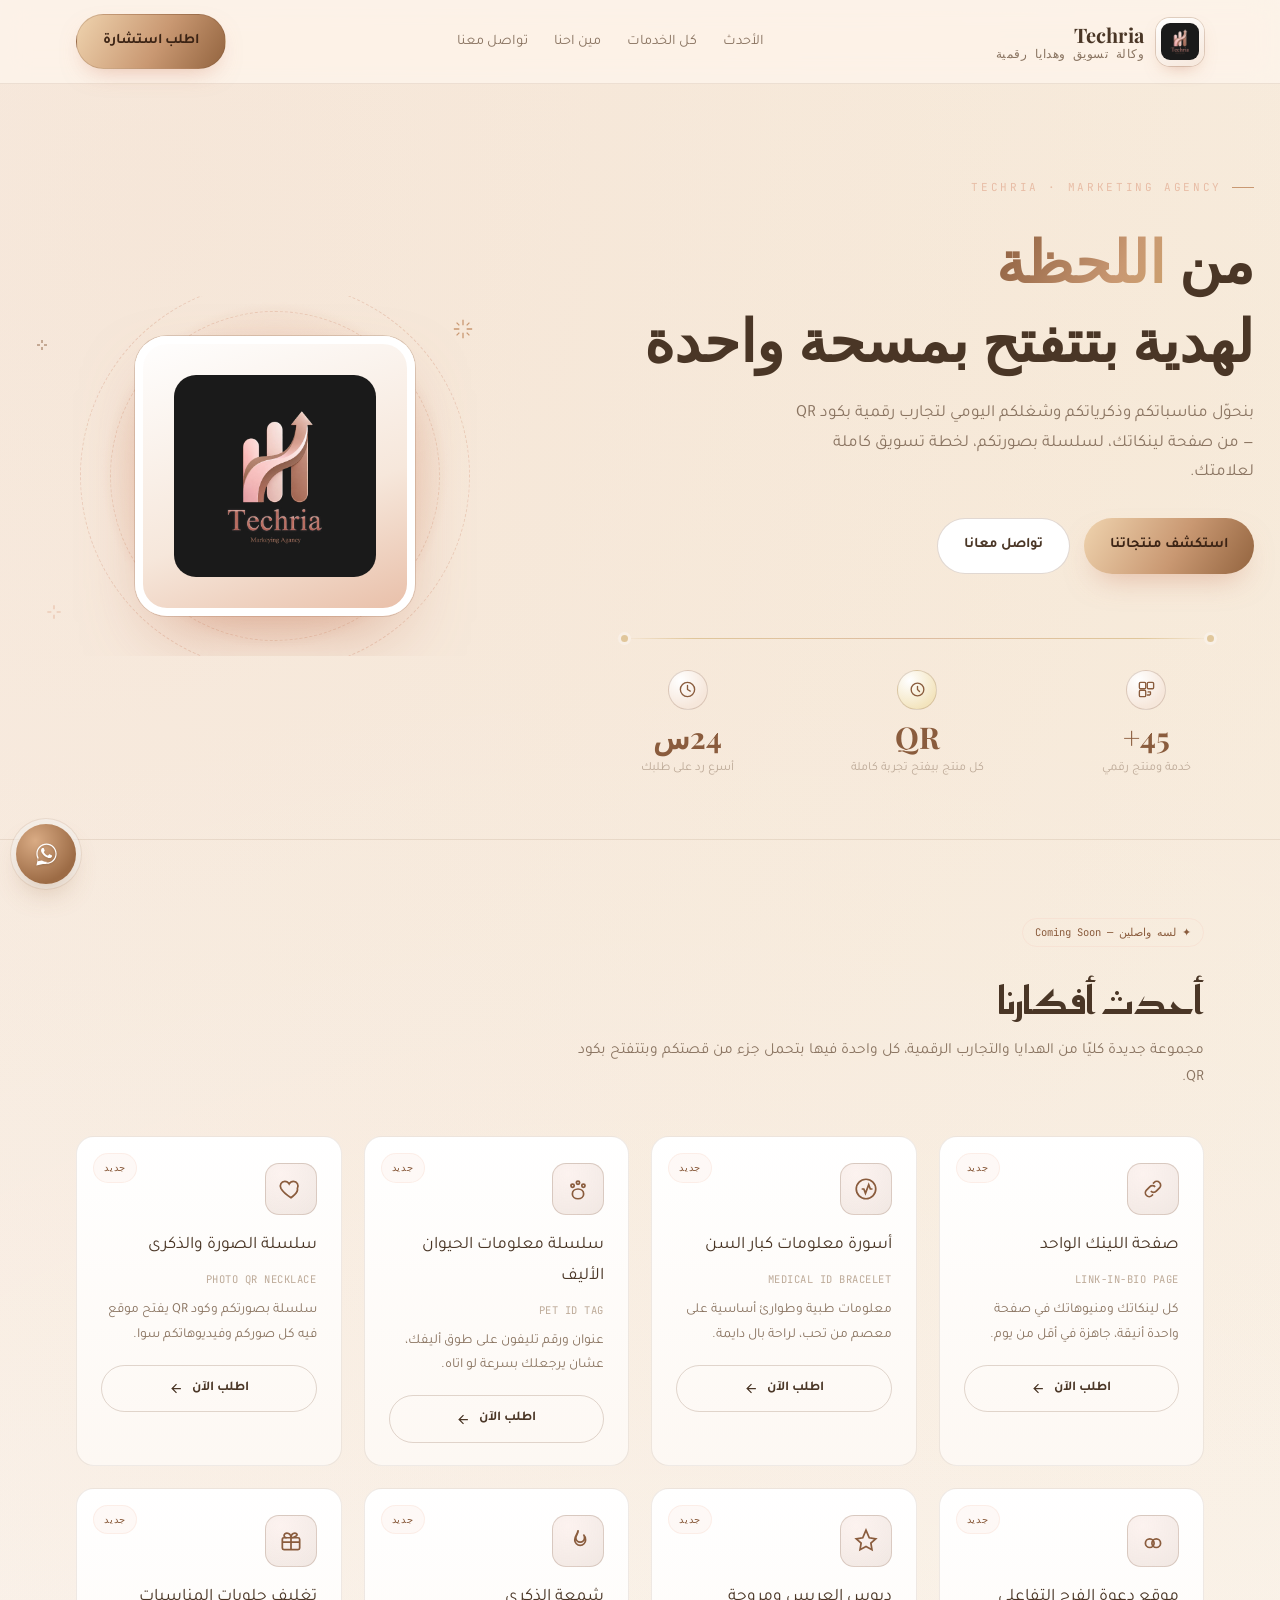
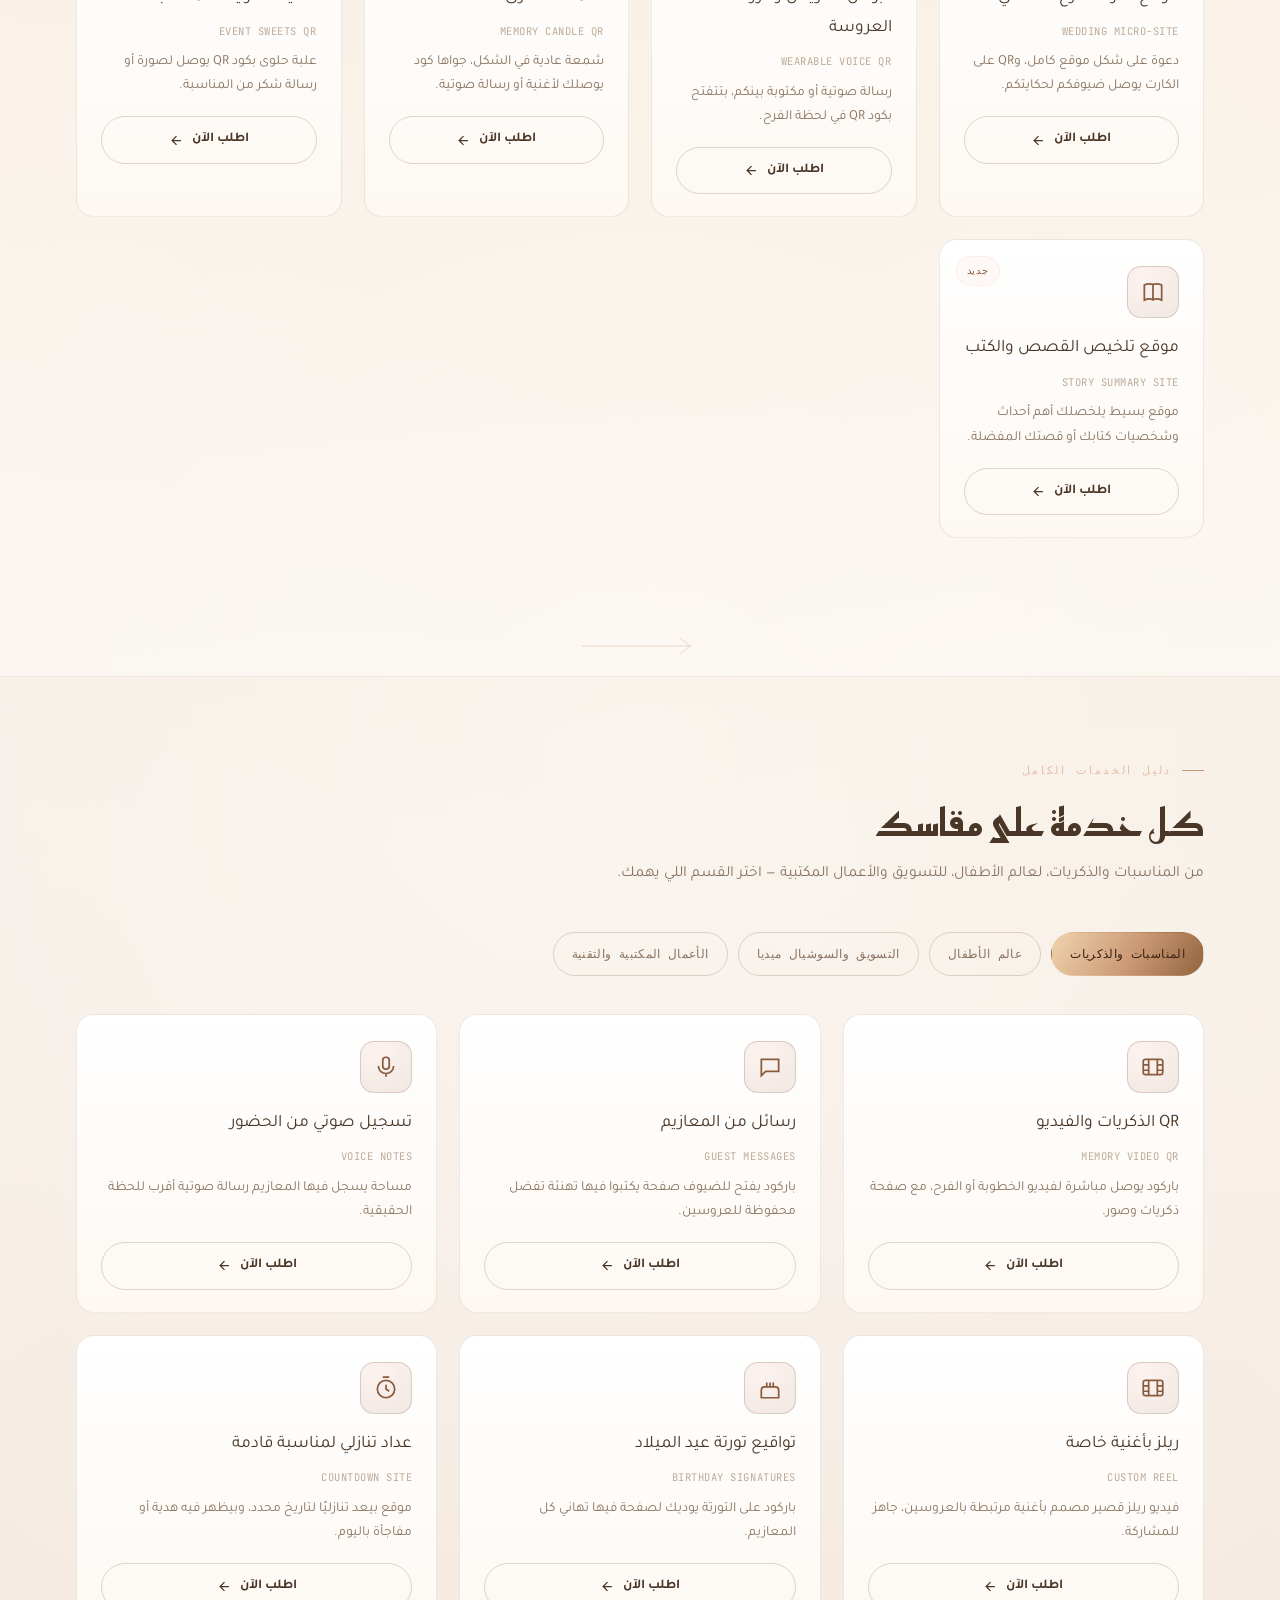
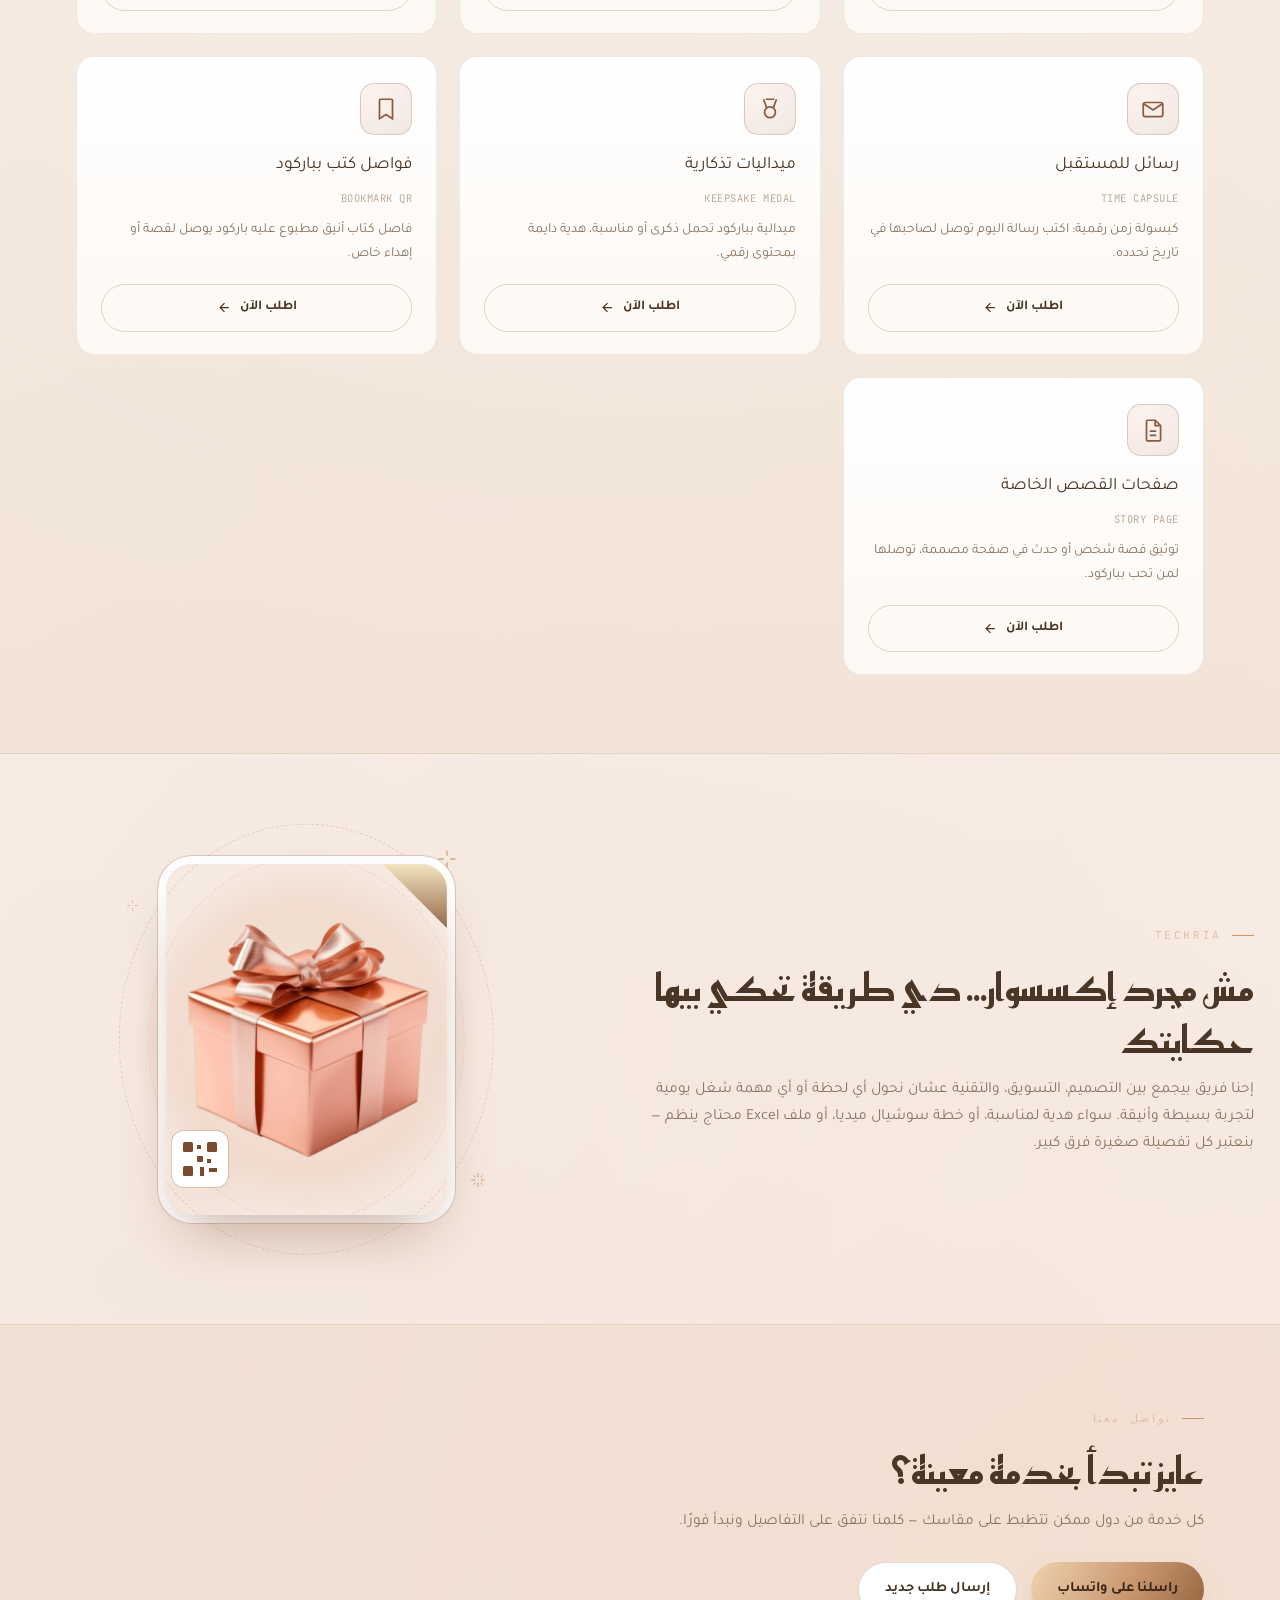
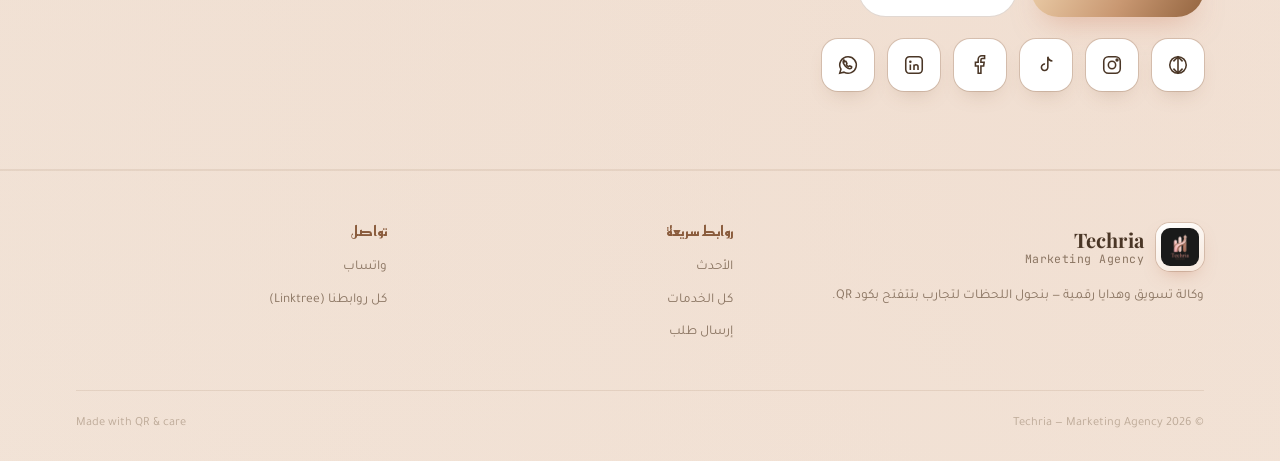
<file: index.html>
<!DOCTYPE html>
<html lang="ar" dir="rtl">
<head>
<meta charset="UTF-8">
<meta name="viewport" content="width=device-width, initial-scale=1.0">
<title>Techria — وكالة تسويق وهدايا رقمية بتقنية QR</title>
<meta name="description" content="Techria: صفحات لينكاتك، هدايا وذكريات بكود QR، وخدمات تسويق وأعمال مكتبية احترافية.">
<link rel="stylesheet" href="style.css">
</head>
<body>

<header class="site-header">
  <div class="wrap nav-row">
    <a href="index.html" class="brand">
      <span class="logo-frame"><img src="techria-logo.jpg" alt="Techria" class="brand-mark-img"></span>
      <span class="brand-text">
        <span class="en font-display">Techria</span>
        <span class="ar">وكالة تسويق وهدايا رقمية</span>
      </span>
    </a>
    <nav class="main-nav">
      <ul>
        <li><a href="#featured">الأحدث</a></li>
        <li><a href="#catalog">كل الخدمات</a></li>
        <li><a href="#about">مين احنا</a></li>
        <li><a href="#contact">تواصل معنا</a></li>
      </ul>
    </nav>
    <a href="https://wa.me/201013876901" class="btn nav-cta">اطلب استشارة</a>
    <button class="hamburger" aria-label="menu"><span></span><span></span><span></span></button>
  </div>
</header>

<!-- ===================== HERO ===================== -->
<section class="hero">
  <div class="wrap hero-grid">
    <div class="reveal in-view">
      <span class="eyebrow">TECHRIA · MARKETING AGENCY</span>
      <h1 class="hero-title font-display">من <span class="grad-text">اللحظة</span><br>لهدية بتتفتح بمسحة واحدة</h1>
      <p class="hero-sub">بنحوّل مناسباتكم وذكرياتكم وشغلكم اليومي لتجارب رقمية بكود QR — من صفحة لينكاتك، لسلسلة بصورتكم، لخطة تسويق كاملة لعلامتك.</p>
      <div class="hero-cta-row">
        <a href="#featured" class="btn btn-primary">استكشف منتجاتنا</a>
        <a href="#contact" class="btn btn-ghost">تواصل معانا</a>
      </div>
      <div class="stat-chain">
        <div class="chain-line" aria-hidden="true"></div>
        <div class="pendant">
          <div class="pendant-badge">
            <svg viewBox="0 0 24 24" fill="none" stroke-linecap="round" stroke-linejoin="round"><rect x="3" y="3" width="8" height="8" rx="1.5"/><rect x="13" y="3" width="8" height="8" rx="1.5"/><rect x="3" y="13" width="8" height="8" rx="1.5"/><path d="M14 15h3M17 15v3M13 19h3"/></svg>
          </div>
          <div class="pendant-num"><span class="count" data-count="45">0</span>+</div>
          <div class="pendant-label">خدمة ومنتج رقمي</div>
        </div>
        <div class="pendant pendant-mid">
          <div class="pendant-badge">
            <svg viewBox="0 0 24 24" fill="none" stroke-linecap="round" stroke-linejoin="round"><path d="M4 12a8 8 0 1 1 16 0 8 8 0 0 1-16 0Z"/><path d="M12 8v4l2.5 2.5"/></svg>
          </div>
          <div class="pendant-num">QR</div>
          <div class="pendant-label">كل منتج بيفتح تجربة كاملة</div>
        </div>
        <div class="pendant">
          <div class="pendant-badge">
            <svg viewBox="0 0 24 24" fill="none" stroke-linecap="round" stroke-linejoin="round"><circle cx="12" cy="12" r="9"/><path d="M12 7v5l3.5 2"/></svg>
          </div>
          <div class="pendant-num"><span class="count" data-count="24">0</span>س</div>
          <div class="pendant-label">أسرع رد على طلبك</div>
        </div>
      </div>
    </div>
    <div class="hero-visual reveal in-view">
      <div class="hero-orbit"><span class="ring ring-a"></span><span class="ring ring-b"></span></div>
      <span class="sparkle s1" style="top:6%; right:10%; width:22px; height:22px;"><svg viewBox="0 0 24 24" fill="none" stroke="var(--rose-3)" stroke-width="1.4"><path d="M12 2v6M12 16v6M2 12h6M16 12h6M5 5l3 3M16 16l3 3M19 5l-3 3M8 16l-3 3"/></svg></span>
      <span class="sparkle s2" style="bottom:10%; left:4%; width:16px; height:16px;"><svg viewBox="0 0 24 24" fill="none" stroke="var(--rose-2)" stroke-width="1.6"><path d="M12 2v6M12 16v6M2 12h6M16 12h6"/></svg></span>
      <span class="sparkle s3" style="top:12%; left:2%; width:12px; height:12px;"><svg viewBox="0 0 24 24" fill="none" stroke="var(--rose-4)" stroke-width="1.8"><path d="M12 2v6M12 16v6M2 12h6M16 12h6"/></svg></span>
      <div class="hero-mark-frame">
        <img src="techria-logo.jpg" alt="Techria mark" class="hero-mark-img">
      </div>
    </div>
  </div>
</section>

<!-- ===================== FEATURED (from the content plan) ===================== -->
<section class="section" id="featured">
  <div class="wrap">
    <div class="section-head reveal">
      <span class="featured-tag">✦ لسه واصلين — Coming Soon</span>
      <h2 class="section-title">أحدث أفكارنا</h2>
      <p class="section-desc">مجموعة جديدة كليًا من الهدايا والتجارب الرقمية، كل واحدة فيها بتحمل جزء من قصتكم وبتتفتح بكود QR.</p>
    </div>
    <div class="grid grid-4" id="featuredGrid"></div>
  </div>
</section>

<div class="divider-arrow"><svg viewBox="0 0 120 20"><path d="M2 10h110M100 2l10 8-10 8"/></svg></div>

<!-- ===================== CATALOG ===================== -->
<section class="section section-alt" id="catalog">
  <div class="wrap">
    <div class="section-head reveal">
      <span class="eyebrow">دليل الخدمات الكامل</span>
      <h2 class="section-title">كل خدمة على مقاسك</h2>
      <p class="section-desc">من المناسبات والذكريات، لعالم الأطفال، للتسويق والأعمال المكتبية — اختر القسم اللي يهمك.</p>
    </div>
    <div class="cat-bar" id="catBar"></div>
    <div class="grid grid-3" id="catalogGrid"></div>
  </div>
</section>

<!-- ===================== ABOUT ===================== -->
<section class="section" id="about">
  <div class="wrap about-grid">
    <div class="section-head reveal" style="margin-bottom:0;">
      <span class="eyebrow">TECHRIA</span>
      <h2 class="section-title">مش مجرد إكسسوار… دي طريقة تحكي بيها حكايتك</h2>
      <p class="section-desc">إحنا فريق بيجمع بين التصميم، التسويق، والتقنية عشان نحول أي لحظة أو أي مهمة شغل يومية لتجربة بسيطة وأنيقة. سواء هدية لمناسبة، أو خطة سوشيال ميديا، أو ملف Excel محتاج ينظم — بنعتبر كل تفصيلة صغيرة فرق كبير.</p>
    </div>
    <div class="about-visual reveal">
      <div class="gift-stage" id="giftStage">
        <span class="gift-ring gift-ring-a" aria-hidden="true"></span>
        <span class="gift-ring gift-ring-b" aria-hidden="true"></span>
        <span class="gift-glow" aria-hidden="true"></span>

        <span class="gift-sparkle gs1" aria-hidden="true"><svg viewBox="0 0 24 24" fill="none" stroke="var(--gold-2)" stroke-width="1.6"><path d="M12 2v6M12 16v6M2 12h6M16 12h6"/></svg></span>
        <span class="gift-sparkle gs2" aria-hidden="true"><svg viewBox="0 0 24 24" fill="none" stroke="var(--rose-3)" stroke-width="1.4"><path d="M12 2v6M12 16v6M2 12h6M16 12h6M5 5l3 3M16 16l3 3M19 5l-3 3M8 16l-3 3"/></svg></span>
        <span class="gift-sparkle gs3" aria-hidden="true"><svg viewBox="0 0 24 24" fill="none" stroke="var(--rose-2)" stroke-width="1.8"><path d="M12 2v6M12 16v6M2 12h6M16 12h6"/></svg></span>

        <div class="gift-tilt" id="giftTilt">
          <div class="gift-photo-frame">
            <img src="gift.png" alt="هدية Techria بكود QR" class="gift-photo" loading="lazy">
            <span class="gift-ribbon-corner" aria-hidden="true"></span>
          </div>

          <div class="gift-qr-badge">
            <svg viewBox="0 0 44 44" aria-hidden="true">
              <rect x="0" y="0" width="44" height="44" rx="6" fill="#fff"/>
              <g fill="#7a4a2c">
                <rect x="5" y="5" width="10" height="10" rx="1.5"/>
                <rect x="29" y="5" width="10" height="10" rx="1.5"/>
                <rect x="5" y="29" width="10" height="10" rx="1.5"/>
                <rect x="19" y="8" width="4" height="4"/>
                <rect x="19" y="19" width="6" height="6" rx="1"/>
                <rect x="29" y="22" width="4" height="4"/>
                <rect x="22" y="30" width="4" height="9"/>
                <rect x="31" y="31" width="8" height="4"/>
              </g>
            </svg>
            <span class="gift-qr-pulse" aria-hidden="true"></span>
          </div>
        </div>
      </div>
    </div>
  </div>
</section>

<!-- ===================== CONTACT ===================== -->
<section class="section section-alt" id="contact">
  <div class="wrap">
    <div class="section-head reveal" style="margin-bottom:26px;">
      <span class="eyebrow">تواصل معنا</span>
      <h2 class="section-title">عايز تبدأ بخدمة معينة؟</h2>
      <p class="section-desc">كل خدمة من دول ممكن تتظبط على مقاسك — كلمنا نتفق على التفاصيل ونبدأ فورًا.</p>
    </div>
    <div class="hero-cta-row reveal">
      <a class="btn btn-primary" id="waFloatInline" href="#">راسلنا على واتساب</a>
      <a class="btn btn-ghost" href="order.html">إرسال طلب جديد</a>
    </div>
    <div class="social-row" data-render></div>
  </div>
</section>

<footer class="site-footer">
  <div class="wrap">
    <div class="footer-grid">
      <div class="footer-col">
        <div class="brand" style="margin-bottom:14px;">
          <span class="logo-frame"><img src="techria-logo.jpg" alt="Techria" class="brand-mark-img"></span>
          <span class="brand-text"><span class="en font-display">Techria</span><span class="ar">Marketing Agency</span></span>
        </div>
        <p>وكالة تسويق وهدايا رقمية — بنحول اللحظات لتجارب بتتفتح بكود QR.</p>
      </div>
      <div class="footer-col">
        <h4>روابط سريعة</h4>
        <a href="#featured">الأحدث</a>
        <a href="#catalog">كل الخدمات</a>
        <a href="order.html">إرسال طلب</a>
      </div>
      <div class="footer-col">
        <h4>تواصل</h4>
        <a href="https://wa.me/201013876901" target="_blank" rel="noopener">واتساب</a>
        <a href="https://linktr.ee/techriamarkting?utm_source=linktree_profile_share&ltsid=24f9728b-fcb3-4bae-a718-fefdc5746e92" target="_blank" rel="noopener">كل روابطنا (Linktree)</a>
      </div>
    </div>
    <div class="footer-bottom">
      <span>© <span class="year-now"></span> Techria — Marketing Agency</span>
      <span>Made with QR &amp; care</span>
    </div>
  </div>
</footer>

<a class="wa-float" id="waFloat" href="https://wa.me/201013876901" target="_blank" rel="noopener" aria-label="WhatsApp">
  <svg viewBox="0 0 32 32"><path d="M16.02 3C9.4 3 4 8.36 4 15c0 2.34.65 4.53 1.78 6.4L4 29l7.78-1.72A11.9 11.9 0 0 0 16.02 27C22.64 27 28 21.64 28 15S22.64 3 16.02 3zm0 21.7c-1.98 0-3.83-.55-5.4-1.5l-.39-.23-4.62 1.02.98-4.5-.25-.4A9.6 9.6 0 0 1 5.4 15c0-5.86 4.77-10.62 10.62-10.62 5.85 0 10.6 4.76 10.6 10.62 0 5.86-4.75 10.62-10.6 10.62zm5.85-7.96c-.32-.16-1.9-.94-2.2-1.04-.29-.1-.5-.16-.72.16-.21.32-.83 1.04-1.02 1.25-.19.21-.37.24-.7.08-.32-.16-1.34-.5-2.55-1.58-.94-.84-1.58-1.87-1.76-2.19-.19-.32-.02-.5.14-.65.14-.14.32-.37.48-.56.16-.19.21-.32.32-.53.1-.21.05-.4-.03-.56-.08-.16-.72-1.75-.99-2.39-.26-.63-.53-.55-.72-.55-.19 0-.4-.02-.61-.02-.21 0-.56.08-.85.4-.29.32-1.12 1.1-1.12 2.68 0 1.58 1.15 3.1 1.31 3.32.16.21 2.26 3.44 5.47 4.83.76.33 1.36.53 1.82.68.77.24 1.46.21 2.02.13.62-.09 1.9-.78 2.17-1.53.27-.75.27-1.4.19-1.53-.08-.13-.29-.21-.61-.37z"/></svg>
</a>

<script src="app.js"></script>
<script>
  document.getElementById("waFloatInline").addEventListener("click", function(e){
    e.preventDefault();
    window.open(`https://wa.me/${TECHRIA.WHATSAPP_NUMBER}?text=${encodeURIComponent("مرحبًا Techria، أرغب في الاستفسار عن خدماتكم")}`, "_blank");
  });
</script>
</body>
</html>
</file>
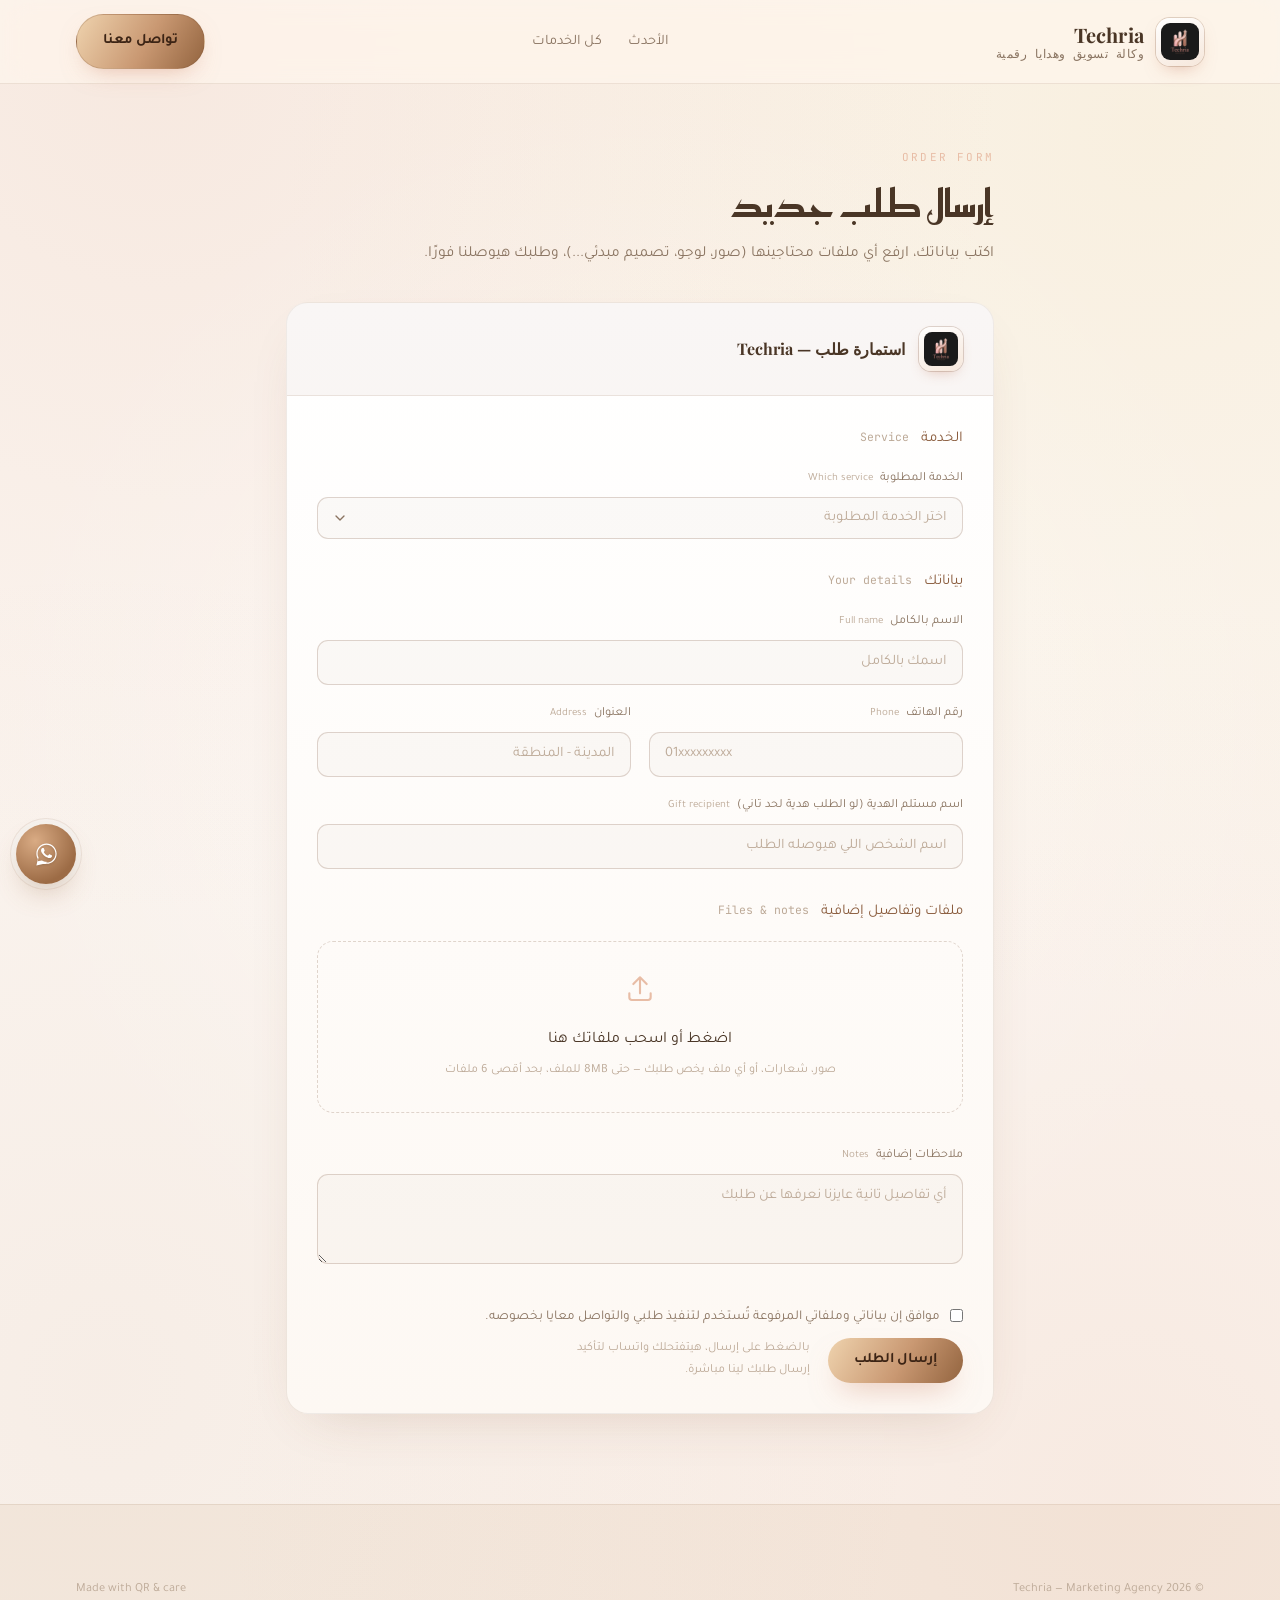
<file: order.html>
<!DOCTYPE html>
<html lang="ar" dir="rtl">
<head>
<meta charset="UTF-8">
<meta name="viewport" content="width=device-width, initial-scale=1.0">
<title>إرسال طلب — Techria</title>
<link rel="stylesheet" href="style.css">
</head>
<body>

<header class="site-header">
  <div class="wrap nav-row">
    <a href="index.html" class="brand">
      <span class="logo-frame"><img src="techria-logo.jpg" alt="Techria" class="brand-mark-img"></span>
      <span class="brand-text">
        <span class="en font-display">Techria</span>
        <span class="ar">وكالة تسويق وهدايا رقمية</span>
      </span>
    </a>
    <nav class="main-nav">
      <ul>
        <li><a href="index.html#featured">الأحدث</a></li>
        <li><a href="index.html#catalog">كل الخدمات</a></li>
      </ul>
    </nav>
    <a href="index.html#contact" class="btn nav-cta">تواصل معنا</a>
    <button class="hamburger" aria-label="menu"><span></span><span></span><span></span></button>
  </div>
</header>

<section class="form-shell">
  <div class="wrap" style="max-width:760px;">
    <div class="form-header">
      <div class="fh-eyebrow">ORDER FORM</div>
      <h1 class="section-title" style="margin-top:10px;">إرسال طلب جديد</h1>
      <p class="section-desc">اكتب بياناتك، ارفع أي ملفات محتاجينها (صور، لوجو، تصميم مبدئي...)، وطلبك هيوصلنا فورًا.</p>
    </div>

    <div class="selected-product-banner" id="selectedProductBanner" style="display:none;">
      <svg viewBox="0 0 24 24" fill="none" stroke-linecap="round" stroke-linejoin="round"><path d="M9 16.2 4.8 12l-1.4 1.4L9 19 21 7l-1.4-1.4z"/></svg>
      <span>الخدمة المختارة: <strong>—</strong></span>
    </div>

    <form class="form-card reveal in-view" id="orderForm" novalidate>
      <div class="form-card-head">
        <span class="fc-mark-frame"><img src="techria-logo.jpg" alt="" class="fc-mark-img"></span>
        <span class="fc-title">استمارة طلب — Techria</span>
      </div>

      <div class="form-body">
        <div class="f-section">
          <div class="f-section-title">الخدمة <span class="ar-small">Service</span></div>
          <div class="f-grid">
            <div class="f-field full">
              <label class="f-label">الخدمة المطلوبة <span class="ar">Which service</span></label>
              <select id="f_service" name="service" required>
                <option value="" disabled selected>اختر الخدمة المطلوبة</option>
              </select>
            </div>
            <div class="f-field full" id="serviceOtherWrap" style="display:none;">
              <label class="f-label">اكتب اسم الخدمة <span class="ar">Tell us what you need</span></label>
              <input type="text" id="f_service_other" name="serviceOther" placeholder="اكتب اسم الخدمة اللي محتاجها لو مش موجودة في القائمة">
            </div>
          </div>
        </div>

        <div class="f-section">
          <div class="f-section-title">بياناتك <span class="ar-small">Your details</span></div>
          <div class="f-grid">
            <div class="f-field full">
              <label class="f-label">الاسم بالكامل <span class="ar">Full name</span></label>
              <input type="text" name="fullName" placeholder="اسمك بالكامل" required>
            </div>
            <div class="f-field">
              <label class="f-label">رقم الهاتف <span class="ar">Phone</span></label>
              <input type="tel" name="phone" placeholder="01xxxxxxxxx" required>
            </div>
            <div class="f-field">
              <label class="f-label">العنوان <span class="ar">Address</span></label>
              <input type="text" name="address" placeholder="المدينة - المنطقة">
            </div>
            <div class="f-field full">
              <label class="f-label">اسم مستلم الهدية (لو الطلب هدية لحد تاني) <span class="ar">Gift recipient</span></label>
              <input type="text" name="giftFor" placeholder="اسم الشخص اللي هيوصله الطلب">
            </div>
          </div>
        </div>

        <div class="f-section">
          <div class="f-section-title">ملفات وتفاصيل إضافية <span class="ar-small">Files &amp; notes</span></div>
          <div class="upload-zone" id="uploadZone">
            <svg viewBox="0 0 24 24" stroke-linecap="round" stroke-linejoin="round"><path d="M12 16V4M7 9l5-5 5 5M4 16v3a2 2 0 0 0 2 2h12a2 2 0 0 0 2-2v-3"/></svg>
            <div>اضغط أو اسحب ملفاتك هنا</div>
            <div class="upload-hint">صور، شعارات، أو أي ملف يخص طلبك — حتى 8MB للملف، بحد أقصى 6 ملفات</div>
            <input type="file" id="fileInput" multiple>
          </div>
          <div class="upload-list" id="uploadList"></div>

          <div class="f-field full" style="margin-top:18px;">
            <label class="f-label">ملاحظات إضافية <span class="ar">Notes</span></label>
            <textarea name="notes" placeholder="أي تفاصيل تانية عايزنا نعرفها عن طلبك"></textarea>
          </div>
        </div>

        <div class="agree-row">
          <input type="checkbox" id="f_agree" name="agree" required>
          <label for="f_agree">موافق إن بياناتي وملفاتي المرفوعة تُستخدم لتنفيذ طلبي والتواصل معايا بخصوصه.</label>
        </div>

        <div class="form-submit-row">
          <button type="submit" class="btn btn-primary">إرسال الطلب</button>
          <span class="form-note">بالضغط على إرسال، هيتفتحلك واتساب لتأكيد إرسال طلبك لينا مباشرة.</span>
        </div>
        <div class="form-msg" id="formMsg"></div>
      </div>
    </form>
  </div>
</section>

<div class="success-overlay" id="successOverlay">
  <div class="success-box">
    <svg viewBox="0 0 24 24" stroke-linecap="round" stroke-linejoin="round"><path d="M9 16.2 4.8 12l-1.4 1.4L9 19 21 7l-1.4-1.4z"/></svg>
    <h3>تم تجهيز طلبك!</h3>
    <p>هيتفتحلك واتساب دلوقتي — كل اللي محتاجينه إنك تضغط "إرسال" وطلبك هيوصلنا فورًا.</p>
    <button class="btn btn-primary btn-block" id="successClose">تمام</button>
  </div>
</div>

<footer class="site-footer">
  <div class="wrap footer-bottom" style="border-top:0;">
    <span>© <span class="year-now"></span> Techria — Marketing Agency</span>
    <span>Made with QR &amp; care</span>
  </div>
</footer>

<a class="wa-float" href="https://wa.me/201013876901" target="_blank" rel="noopener" aria-label="WhatsApp">
  <svg viewBox="0 0 32 32"><path d="M16.02 3C9.4 3 4 8.36 4 15c0 2.34.65 4.53 1.78 6.4L4 29l7.78-1.72A11.9 11.9 0 0 0 16.02 27C22.64 27 28 21.64 28 15S22.64 3 16.02 3zm0 21.7c-1.98 0-3.83-.55-5.4-1.5l-.39-.23-4.62 1.02.98-4.5-.25-.4A9.6 9.6 0 0 1 5.4 15c0-5.86 4.77-10.62 10.62-10.62 5.85 0 10.6 4.76 10.6 10.62 0 5.86-4.75 10.62-10.6 10.62zm5.85-7.96c-.32-.16-1.9-.94-2.2-1.04-.29-.1-.5-.16-.72.16-.21.32-.83 1.04-1.02 1.25-.19.21-.37.24-.7.08-.32-.16-1.34-.5-2.55-1.58-.94-.84-1.58-1.87-1.76-2.19-.19-.32-.02-.5.14-.65.14-.14.32-.37.48-.56.16-.19.21-.32.32-.53.1-.21.05-.4-.03-.56-.08-.16-.72-1.75-.99-2.39-.26-.63-.53-.55-.72-.55-.19 0-.4-.02-.61-.02-.21 0-.56.08-.85.4-.29.32-1.12 1.1-1.12 2.68 0 1.58 1.15 3.1 1.31 3.32.16.21 2.26 3.44 5.47 4.83.76.33 1.36.53 1.82.68.77.24 1.46.21 2.02.13.62-.09 1.9-.78 2.17-1.53.27-.75.27-1.4.19-1.53-.08-.13-.29-.21-.61-.37z"/></svg>
</a>

<script src="app.js"></script>
<script src="order.js"></script>
</body>
</html>
</file>
<file: style.css>
/* =========================================================
   Techria — Marketing Agency
   Design tokens: near-black stage, rose-gold-bronze gradient,
   Playfair Display for the wordmark, Reem Kufi for Arabic
   headings, Tajawal for body, JetBrains Mono for labels.
   ========================================================= */

@import url('https://fonts.googleapis.com/css2?family=Playfair+Display:ital,wght@0,500;0,700;0,800;1,600&family=Reem+Kufi:wght@400..700&family=Tajawal:wght@300;400;500;700;800&family=JetBrains+Mono:wght@400;500;600&display=swap');

:root{
  --bg:#fbf5f0;
  --bg-1:#f5ebe1;
  --panel:#ffffff;
  --panel-2:#fdf8f3;
  --line: rgba(120,80,52,.12);
  --line-strong: rgba(120,80,52,.22);

  --ink:#4a3626;
  --ink-dim:#8a7461;
  --ink-faint:#bdaa98;

  --rose-1:#f6e7db;   /* pale champagne blush */
  --rose-2:#e8bda6;   /* muted pastel rose */
  --rose-3:#c99872;   /* soft pastel bronze */
  --rose-4:#8a5c3d;   /* calm espresso-bronze (text-safe) */

  --gold-1:#f3e4bd;   /* pale champagne gold */
  --gold-2:#cfab68;   /* muted pastel gold */

  --accent: var(--rose-3);
  --grad-text: linear-gradient(120deg,var(--rose-4) 0%, var(--rose-3) 40%, var(--gold-2) 75%, var(--rose-3) 100%);
  --grad-bar: linear-gradient(180deg,var(--gold-1), var(--rose-4));
  --grad-btn: linear-gradient(120deg,#efd3ae, #c99872 55%, #93643f);
  --grad-glow: radial-gradient(circle, rgba(246,231,219,.9), rgba(232,189,166,.3) 55%, transparent 75%);
  --grad-gold-line: linear-gradient(90deg, transparent, var(--gold-2), transparent);

  --shadow-soft: 0 20px 55px -28px rgba(122,74,44,.24);
  --shadow-pop: 0 18px 40px -16px rgba(176,110,74,.28);
  --radius: 18px;
  --radius-sm: 12px;

  /* calm, pastel "brown" tone for WhatsApp — replaces the stock green
     so it stays inside the site's own palette instead of clashing. */
  --wa-1:#d9ab84;
  --wa-2:#9c6b45;
}

*{box-sizing:border-box; margin:0; padding:0;}
html{scroll-behavior:smooth;}

body{
  background:var(--bg);
  color:var(--ink);
  font-family:'Tajawal', sans-serif;
  line-height:1.75;
  -webkit-font-smoothing:antialiased;
  overflow-x:hidden;
  position:relative;
  -webkit-overflow-scrolling:touch;
}

body::before{
  content:"";
  /* absolute, not fixed: a fixed background with this many layered
     gradients forces mobile browsers to repaint it on every scroll
     frame, which shows up as visible stutter/shake while scrolling.
     Absolute lets it scroll with the page instead — same look,
     none of the jank. */
  position:absolute; inset:0;
  background-image:
    radial-gradient(circle at 12% 4%, rgba(232,189,166,.22), transparent 44%),
    radial-gradient(circle at 90% 8%, rgba(243,228,189,.32), transparent 46%),
    radial-gradient(circle at 88% 92%, rgba(232,189,166,.2), transparent 48%),
    radial-gradient(circle at 8% 85%, rgba(207,168,140,.1), transparent 45%),
    radial-gradient(circle at 50% 45%, rgba(255,255,255,.5), transparent 60%);
  pointer-events:none;
  z-index:0;
}

/* ---------- ambient sparkles (Disney-esque glimmer) ---------- */
.sparkle{position:absolute; pointer-events:none; z-index:1;}
.sparkle svg{width:100%; height:100%; display:block;}
.sparkle{animation: twinkle 2.6s ease-in-out infinite;}
.sparkle.s2{animation-delay:.5s;}
.sparkle.s3{animation-delay:1.1s;}
.sparkle.s4{animation-delay:1.7s;}
@keyframes twinkle{
  0%,100%{opacity:.15; transform:scale(.75) rotate(0deg);}
  50%{opacity:1; transform:scale(1.1) rotate(12deg);}
}
@media (prefers-reduced-motion: reduce){ .sparkle{animation:none; opacity:.6;} }

.wrap{max-width:1180px; margin:0 auto; padding:0 26px; position:relative; z-index:1;}

a{color:inherit; text-decoration:none;}
img{max-width:100%; display:block;}
button{font-family:inherit; cursor:pointer;}

h1,h2,h3,h4{font-family:'Reem Kufi', sans-serif; font-weight:700; line-height:1.35; color:var(--ink);}
.font-display{font-family:'Playfair Display', serif;}

.grad-text{
  background:var(--grad-text);
  background-size:200% auto;
  -webkit-background-clip:text; background-clip:text; color:transparent;
  animation: shimmer 6s ease-in-out infinite;
}
@keyframes shimmer{ 0%,100%{background-position:0% center;} 50%{background-position:100% center;} }
@media (prefers-reduced-motion: reduce){ .grad-text{animation:none;} }

.eyebrow{
  font-family:'JetBrains Mono', monospace;
  font-size:11px;
  letter-spacing:.24em;
  text-transform:uppercase;
  color:var(--rose-2);
  display:inline-flex; align-items:center; gap:10px;
}
.eyebrow::before{content:""; width:22px; height:1px; background:var(--rose-3); display:inline-block;}

/* ---------- reveal on scroll ---------- */
.reveal{opacity:0; transform:translateY(26px); transition:opacity .8s cubic-bezier(.2,.7,.2,1), transform .8s cubic-bezier(.2,.7,.2,1);}
.reveal.in-view{opacity:1; transform:translateY(0);}
@media (prefers-reduced-motion: reduce){
  .reveal{opacity:1; transform:none; transition:none;}
  *{animation-duration:.001ms !important; animation-iteration-count:1 !important; transition-duration:.001ms !important;}
}

/* ---------- QR finder-mark motif (signature element) ---------- */
.finder{display:inline-block; flex-shrink:0;}
.finder svg{display:block;}

.corner-mark{
  position:absolute; width:26px; height:26px; pointer-events:none;
  border:1.5px solid var(--rose-3); opacity:.55;
}
.corner-mark.tl{top:-1px; left:-1px; border-width:1.5px 0 0 1.5px; border-radius:6px 0 0 0;}
.corner-mark.br{bottom:-1px; right:-1px; border-width:0 1.5px 1.5px 0; border-radius:0 0 6px 0;}

/* ================= Header ================= */
.site-header{
  position:sticky; top:0; z-index:50;
  background:rgba(253,244,236,.82);
  backdrop-filter: blur(14px) saturate(140%);
  -webkit-backdrop-filter: blur(14px) saturate(140%);
  border-bottom:1px solid var(--line);
  transform:translateZ(0); /* own compositor layer: keeps the sticky header smooth during scroll */
}
@media (max-width:760px){
  /* Heavy blur recalculated every scroll frame on a sticky element is
     a common source of stutter on mid-range phones — a lighter blur
     keeps the same frosted look with far less repaint cost. */
  .site-header{
    background:rgba(253,244,236,.92);
    backdrop-filter: blur(6px) saturate(120%);
    -webkit-backdrop-filter: blur(6px) saturate(120%);
  }
}
.nav-row{
  display:flex; align-items:center; justify-content:space-between;
  padding:14px 26px; gap:18px;
}
.brand{display:flex; align-items:center; gap:12px;}
.logo-frame{
  position:relative; flex-shrink:0;
  width:48px; height:48px; border-radius:14px;
  display:flex; align-items:center; justify-content:center;
  background: linear-gradient(155deg, #fff 0%, var(--rose-1) 100%);
  box-shadow: 0 0 0 1px var(--line-strong), 0 8px 18px -8px rgba(196,120,90,.5);
  transition: transform .3s cubic-bezier(.2,.8,.3,1.3), box-shadow .3s;
}
.brand:hover .logo-frame{ transform: translateY(-2px) rotate(-3deg); box-shadow: 0 0 0 1px var(--rose-3), 0 12px 22px -8px rgba(196,120,90,.6); }
.brand-mark-img{width:78%; height:78%; border-radius:9px; object-fit:cover;}
.brand-text{display:flex; flex-direction:column; line-height:1.2;}
.brand-text .en{font-family:'Playfair Display', serif; font-weight:700; font-size:20px; letter-spacing:.01em;}
.brand-text .ar{font-size:11.5px; color:var(--ink-dim); font-family:'JetBrains Mono', monospace; letter-spacing:.04em;}

.main-nav ul{display:flex; gap:26px; list-style:none;}
.main-nav a{font-size:14.5px; color:var(--ink-dim); transition:.2s; position:relative;}
.main-nav a:hover{color:var(--ink);}
.main-nav a::after{content:""; position:absolute; bottom:-6px; right:0; width:0; height:1px; background:var(--grad-bar); transition:.25s;}
.main-nav a:hover::after{width:100%;}

.nav-cta{
  background:var(--grad-btn); color:#3c2415; font-weight:700; font-size:13.5px;
  padding:10px 20px; border-radius:100px; border:none;
  box-shadow:0 10px 24px -10px rgba(207,138,111,.55);
  transition:transform .3s cubic-bezier(.3,.8,.4,1.4), box-shadow .3s;
  white-space:nowrap;
}
.nav-cta:hover{transform:translateY(-2px) scale(1.04); box-shadow:0 14px 28px -10px rgba(207,138,111,.7);}

.hamburger{display:none; flex-direction:column; justify-content:center; align-items:center; gap:5px; background:none; border:none; width:44px; height:44px; flex-shrink:0;}
.hamburger span{width:22px; height:2px; background:var(--ink); border-radius:2px; transition:.2s;}

@media (max-width:880px){
  .main-nav{
    display:none;
    position:absolute; top:100%; right:0; left:0;
    background:rgba(253,244,236,.98); border-bottom:1px solid var(--line);
    padding:10px 26px 18px;
    box-shadow: var(--shadow-soft);
  }
  .main-nav.open{display:block;}
  .main-nav ul{flex-direction:column; gap:4px;}
  .main-nav a{display:block; padding:10px 0;}
  .hamburger{display:flex;}
}

/* ================= Hero ================= */
.hero{
  padding:88px 0 60px;
  position:relative;
  border-bottom:1px solid var(--line);
  overflow:hidden;
}
.hero-grid{display:grid; grid-template-columns:1.15fr .85fr; gap:56px; align-items:center;}
.hero-title{
  font-size:clamp(34px,5vw,58px);
  margin:20px 0 22px;
}
.hero-sub{font-size:17px; color:var(--ink-dim); max-width:52ch; margin-bottom:30px;}
.hero-cta-row{display:flex; gap:14px; flex-wrap:wrap;}

.btn{
  display:inline-flex; align-items:center; gap:8px;
  padding:14px 26px; border-radius:100px; font-weight:700; font-size:14.5px;
  border:1px solid var(--line-strong); transition:transform .3s cubic-bezier(.3,.8,.4,1.4), box-shadow .3s, border-color .25s, color .25s, background .25s;
}
.btn-primary{background:var(--grad-btn); color:#3c2415; border:none; box-shadow:0 14px 30px -12px rgba(207,138,111,.55);}
.btn-primary:hover{transform:translateY(-3px) scale(1.03); box-shadow:0 18px 34px -12px rgba(207,138,111,.75);}
.btn-ghost{color:var(--ink); background:#fff;}
.btn-ghost:hover{border-color:var(--rose-3); color:var(--rose-4); transform:translateY(-3px) scale(1.03); box-shadow:var(--shadow-pop);}
.btn-sm{padding:9px 16px; font-size:12.5px;}
.btn-block{width:100%; justify-content:center;}

.hero-visual{
  position:relative; height:360px; display:flex; align-items:center; justify-content:center;
}
.hero-mark-frame{
  position:relative; width:280px; height:280px; border-radius:32px;
  display:flex; align-items:center; justify-content:center;
  background: linear-gradient(160deg, #fff 0%, var(--rose-1) 60%, var(--rose-2) 100%);
  box-shadow: 0 30px 70px -22px rgba(196,120,90,.55), 0 0 0 1px var(--line-strong), inset 0 0 0 8px #fff;
  animation: float-y 6s ease-in-out infinite;
}
.hero-mark-frame::before{
  content:""; position:absolute; inset:-30px; z-index:-1; border-radius:50%;
  background: var(--grad-glow); filter:blur(2px);
}
.hero-mark-img{width:72%; height:72%; border-radius:22px; object-fit:cover;}
@keyframes float-y{ 0%,100%{transform:translateY(0px) rotate(0deg);} 50%{transform:translateY(-16px) rotate(1.5deg);} }

.hero-orbit{position:absolute; inset:0; pointer-events:none;}
.hero-orbit .ring{position:absolute; border:1.5px dashed rgba(207,138,111,.3); border-radius:50%; top:50%; left:50%; transform:translate(-50%,-50%);}
.ring-a{width:390px; height:390px; animation:spin 40s linear infinite;}
.ring-b{width:330px; height:330px; animation:spin 55s linear infinite reverse;}
@keyframes spin{ to{ transform:translate(-50%,-50%) rotate(360deg);} }
/* ---------- stat "pendant chain" — echoes the necklace/bracelet products ---------- */
.stat-chain{
  position:relative;
  display:flex; align-items:flex-start; justify-content:space-between;
  gap:14px; margin-top:56px; padding-top:34px;
  flex-wrap:wrap;
}
.chain-line{
  position:absolute; top:8px; left:6%; right:6%; height:1px;
  background:linear-gradient(90deg, transparent, var(--gold-2) 12%, var(--rose-3) 50%, var(--gold-2) 88%, transparent);
  opacity:.55;
}
.chain-line::before, .chain-line::after{
  content:""; position:absolute; top:-3px; width:7px; height:7px; border-radius:50%;
  background:var(--gold-2); box-shadow:0 0 0 3px var(--bg);
}
.chain-line::before{left:0;}
.chain-line::after{right:0;}

.pendant{
  position:relative; flex:1 1 150px; text-align:center;
  padding-top:6px;
  opacity:0; transform:translateY(14px);
  animation:pendant-drop .6s cubic-bezier(.2,.7,.2,1) forwards;
}
.pendant:nth-child(2){animation-delay:.12s;}
.pendant:nth-child(3){animation-delay:.24s;}
.pendant:nth-child(4){animation-delay:.36s;}
@keyframes pendant-drop{ to{opacity:1; transform:translateY(0);} }

.pendant-badge{
  width:40px; height:40px; margin:0 auto 12px; border-radius:50%;
  display:flex; align-items:center; justify-content:center;
  background:radial-gradient(circle at 30% 25%, #fff, var(--rose-1) 70%);
  border:1px solid var(--line-strong);
  box-shadow:var(--shadow-soft);
  transition:transform .3s ease, box-shadow .3s ease;
}
.pendant-badge svg{width:19px; height:19px; stroke:var(--rose-4); fill:none; stroke-width:1.7;}
.pendant:hover .pendant-badge{transform:translateY(-4px) scale(1.06); box-shadow:var(--shadow-pop);}

.pendant-num{font-family:'Playfair Display',serif; font-size:30px; color:var(--rose-4); font-weight:700; line-height:1;}
.pendant-label{font-size:12.5px; color:var(--ink-faint); margin-top:6px;}
.pendant-mid .pendant-badge{background:radial-gradient(circle at 30% 25%, #fff, var(--gold-1) 75%);}

@media (max-width:640px){
  .stat-chain{padding-top:28px;}
  .chain-line{top:6px;}
}

/* ================= Organized dense-category list (Marketing / Office) ================= */
.service-list{
  display:grid; grid-template-columns:repeat(2,1fr);
  gap:2px 32px;
  background:var(--panel); border:1px solid var(--line); border-radius:var(--radius);
  padding:8px 22px;
}
.service-item{
  display:flex; align-items:flex-start; gap:14px;
  padding:16px 2px; border-bottom:1px dashed var(--line);
  transition:.2s;
}
.service-list .service-item:nth-last-child(-n+2){border-bottom:none;}
.service-item:hover{background:var(--panel-2);}
.service-icon{
  flex-shrink:0; width:38px; height:38px; border-radius:11px; margin-top:2px;
  display:flex; align-items:center; justify-content:center;
  background:radial-gradient(circle at 30% 20%, rgba(244,201,189,.22), rgba(156,100,73,.12));
  border:1px solid var(--line-strong);
}
.service-icon svg{width:18px; height:18px; stroke:var(--rose-4); fill:none; stroke-width:1.7;}
.service-text{flex:1; min-width:0;}
.service-title{display:block; font-size:14.5px; font-weight:700; color:var(--ink); margin-bottom:3px;}
.service-desc{display:block; font-size:12.5px; color:var(--ink-dim); line-height:1.55;}
.service-arrow{
  flex-shrink:0; width:26px; height:26px; margin-top:4px; border-radius:50%;
  display:flex; align-items:center; justify-content:center;
  color:var(--ink-faint); border:1px solid var(--line-strong);
  transition:.25s;
}
.service-item:hover .service-arrow{background:var(--grad-btn); color:#3c2415; border-color:transparent; transform:translateX(-3px);}

@media (max-width:760px){
  .service-list{grid-template-columns:1fr; padding:6px 18px;}
  .service-list .service-item:nth-last-child(-n+2){border-bottom:1px dashed var(--line);}
  .service-list .service-item:last-child{border-bottom:none;}
}

/* ================= Section shells ================= */
.section{padding:78px 0;}
.section-head{max-width:640px; margin-bottom:44px;}
.section-title{font-size:clamp(26px,3.4vw,38px); margin:14px 0 12px;}
.section-desc{color:var(--ink-dim); font-size:15.5px;}
.section-alt{background:var(--bg-1); border-top:1px solid var(--line); border-bottom:1px solid var(--line);}

/* ---------- category pills ---------- */
.cat-bar{display:flex; gap:10px; flex-wrap:wrap; margin-bottom:38px;}
.cat-pill{
  font-family:'JetBrains Mono', monospace; font-size:12px; letter-spacing:.03em;
  padding:10px 18px; border-radius:100px; border:1px solid var(--line-strong);
  color:var(--ink-dim); background:transparent; transition:.2s;
}
.cat-pill.active, .cat-pill:hover{
  color:#3c2415; background:var(--grad-btn); border-color:transparent;
}

/* ================= Product / service cards ================= */
.grid{display:grid; gap:22px;}
.grid-3{grid-template-columns:repeat(3,1fr);}
.grid-4{grid-template-columns:repeat(4,1fr);}
@media (max-width:980px){ .grid-3{grid-template-columns:repeat(2,1fr);} .grid-4{grid-template-columns:repeat(2,1fr);} }
@media (max-width:620px){ .grid-3, .grid-4{grid-template-columns:1fr;} }

.card{
  position:relative;
  background:linear-gradient(180deg, var(--panel), var(--panel-2));
  border:1px solid var(--line);
  border-radius:var(--radius);
  padding:26px 24px 22px;
  transition:transform .35s cubic-bezier(.2,.7,.2,1), border-color .35s, box-shadow .35s;
  overflow:hidden;
}
.card::after{
  content:""; position:absolute; inset:0; border-radius:inherit; padding:1px;
  background:var(--grad-bar); opacity:0; transition:opacity .35s;
  -webkit-mask:linear-gradient(#000 0 0) content-box, linear-gradient(#000 0 0);
  -webkit-mask-composite:xor; mask-composite:exclude;
  pointer-events:none;
}
.card:hover{transform:translateY(-6px); box-shadow:var(--shadow-soft); border-color:transparent;}
.card:hover::after{opacity:1;}

.card-badge{
  position:absolute; top:16px; left:16px;
  font-family:'JetBrains Mono',monospace; font-size:10px; letter-spacing:.08em;
  padding:5px 10px; border-radius:100px; background:rgba(244,201,189,.12); color:var(--rose-4);
  border:1px solid rgba(244,201,189,.25);
}
.card-badge.soon{background:rgba(139,90,59,.08); color:var(--ink-faint); border-color:var(--line-strong);}

.card-icon{
  width:52px; height:52px; border-radius:14px; margin-bottom:16px;
  display:flex; align-items:center; justify-content:center;
  background:radial-gradient(circle at 30% 20%, rgba(244,201,189,.22), rgba(156,100,73,.14));
  border:1px solid var(--line-strong);
}
.card-icon svg{width:26px; height:26px; stroke:var(--rose-4); fill:none; stroke-width:1.6;}

.card-title{font-size:17.5px; margin-bottom:8px;}
.card-en{font-family:'JetBrains Mono',monospace; font-size:10.5px; color:var(--ink-faint); letter-spacing:.05em; margin-bottom:10px; text-transform:uppercase;}
.card-desc{font-size:13.8px; color:var(--ink-dim); margin-bottom:18px; min-height:38px;}

.card-order-btn{
  display:inline-flex; align-items:center; gap:8px; width:100%; justify-content:center;
  padding:11px 16px; border-radius:100px; font-size:13.5px; font-weight:700;
  background:transparent; border:1px solid var(--line-strong); color:var(--ink);
  transition:.25s;
}
.card-order-btn:hover{background:var(--grad-btn); color:#3c2415; border-color:transparent;}

/* ================= Featured strip ================= */
.featured-tag{
  display:inline-block; font-family:'JetBrains Mono',monospace; font-size:10.5px;
  color:var(--rose-4); border:1px solid rgba(244,201,189,.3); border-radius:100px;
  padding:4px 12px; margin-bottom:14px;
}

/* ================= About ================= */
.about-grid{display:grid; grid-template-columns:1.05fr .95fr; gap:48px; align-items:center;}
.about-visual{display:flex; align-items:center; justify-content:center;}

/* ---------- gift photo stage ---------- */
.gift-stage{
  position:relative;
  width:100%; max-width:360px; aspect-ratio:1/1.15;
  display:flex; align-items:center; justify-content:center;
  perspective:900px;
}
.gift-glow{
  position:absolute; inset:6%; z-index:0; border-radius:50%;
  background:var(--grad-glow); filter:blur(6px);
  animation:gift-pulse 5s ease-in-out infinite;
}
@keyframes gift-pulse{ 0%,100%{opacity:.75; transform:scale(1);} 50%{opacity:1; transform:scale(1.05);} }

.gift-ring{position:absolute; border:1.5px dashed rgba(207,138,111,.32); border-radius:50%; top:50%; left:50%;}
.gift-ring-a{width:104%; height:104%; transform:translate(-50%,-50%); animation:spin 46s linear infinite;}
.gift-ring-b{width:88%; height:88%; transform:translate(-50%,-50%); animation:spin 34s linear infinite reverse; opacity:.7;}

/* JS applies rotateX/rotateY here on pointer move; kept separate from the
   floating child so the two transforms never fight over one property. */
.gift-tilt{
  position:relative; z-index:2; width:78%;
  transform-style:preserve-3d;
  transition:transform .25s ease;
  will-change:transform;
}

.gift-photo-frame{
  position:relative; width:100%; aspect-ratio:4/5;
  border-radius:26px; overflow:hidden;
  box-shadow:0 30px 60px -20px rgba(122,74,44,.45), 0 0 0 8px #fff, 0 0 0 9px var(--line-strong);
  animation:float-y 7s ease-in-out infinite;
  will-change:transform;
}
.gift-photo{width:100%; height:100%; object-fit:cover; display:block;}
.gift-ribbon-corner{
  position:absolute; top:0; right:0; width:64px; height:64px; z-index:2;
  background:var(--grad-bar);
  clip-path:polygon(100% 0, 0 0, 100% 100%);
  opacity:.92;
}
@media (prefers-reduced-motion: reduce){ .gift-photo-frame{animation:none;} .gift-glow{animation:none;} }

.gift-qr-badge{
  position:absolute; z-index:3; bottom:8%; left:2%;
  width:56px; height:56px; border-radius:12px; padding:6px;
  background:#fff; box-shadow:var(--shadow-pop), 0 0 0 1px var(--line-strong);
  animation:float-y 7s ease-in-out infinite; animation-delay:.4s;
}
.gift-qr-badge svg{width:100%; height:100%; display:block;}
.gift-qr-pulse{
  position:absolute; inset:-6px; border-radius:16px; z-index:-1;
  border:1.5px solid var(--gold-2); opacity:0;
  animation:qr-ping 2.6s ease-out infinite;
}
@keyframes qr-ping{ 0%{opacity:.65; transform:scale(.9);} 100%{opacity:0; transform:scale(1.35);} }
@media (prefers-reduced-motion: reduce){ .gift-qr-badge{animation:none;} .gift-qr-pulse{animation:none;} }

.gift-sparkle{position:absolute; pointer-events:none; z-index:2; animation:twinkle 2.6s ease-in-out infinite;}
.gift-sparkle svg{width:100%; height:100%; display:block;}
.gs1{width:20px; height:20px; top:4%; right:8%; animation-delay:.2s;}
.gs2{width:16px; height:16px; bottom:14%; right:0; animation-delay:.9s;}
.gs3{width:13px; height:13px; top:16%; left:0; animation-delay:1.5s;}

@media (max-width:900px){
  .about-grid{grid-template-columns:1fr; text-align:center; gap:30px;}
  .about-visual{order:-1;}
  .gift-stage{max-width:280px;}
}

/* ================= Social row (app-icon style) ================= */
.social-row{display:flex; gap:14px; flex-wrap:wrap; margin-top:22px;}
.social-chip{
  position:relative;
  display:flex; align-items:center; justify-content:center;
  width:52px; height:52px; border-radius:16px; flex-shrink:0;
  background:#fff; box-shadow:0 0 0 1px var(--line-strong), 0 10px 22px -12px rgba(122,74,44,.35);
  transition:transform .3s cubic-bezier(.3,.8,.4,1.4), box-shadow .3s;
}
.social-chip svg{width:22px; height:22px; position:relative; z-index:1;}
.social-chip::before{
  content:""; position:absolute; inset:0; border-radius:inherit; opacity:0; transition:opacity .3s;
  background:var(--chip-bg, var(--grad-btn));
}
.social-chip[data-type="instagram"]{ --chip-bg: radial-gradient(circle at 30% 110%, #ffdd55, #ff543e 45%, #c837ab 75%, #6a1fc9 100%); }
.social-chip[data-type="tiktok"]{ --chip-bg: linear-gradient(135deg, #0d0d0d, #2b2b2b); }
.social-chip[data-type="facebook"]{ --chip-bg: linear-gradient(135deg, #3b6bd6, #1a4fc7); }
.social-chip[data-type="linkedin"]{ --chip-bg: linear-gradient(135deg, #2fa0ea, #0a66c2); }
.social-chip[data-type="whatsapp"]{ --chip-bg: radial-gradient(circle at 32% 28%, var(--wa-1), var(--wa-2) 72%); }
.social-chip[data-type="linktree"]{ --chip-bg: var(--grad-btn); }
.social-chip svg{color:var(--ink);}
.social-chip:hover{transform:translateY(-4px) scale(1.06); box-shadow:0 0 0 1px transparent, 0 16px 28px -12px rgba(122,74,44,.45);}
.social-chip:hover::before{opacity:1;}
.social-chip:hover svg{color:#fff; filter:drop-shadow(0 1px 1px rgba(0,0,0,.25));}

/* ================= Floating WhatsApp ================= */
.wa-float{
  position:fixed; bottom:22px; left:22px; z-index:60;
  width:60px; height:60px; border-radius:50%;
  background:radial-gradient(circle at 32% 28%, var(--wa-1), var(--wa-2) 72%);
  display:flex; align-items:center; justify-content:center;
  box-shadow:0 14px 30px -10px rgba(156,107,69,.45), 0 0 0 5px rgba(255,255,255,.55), 0 0 0 6px rgba(120,80,52,.1);
  animation:wa-pulse 2.8s ease-in-out infinite;
  transition:transform .3s cubic-bezier(.3,.8,.4,1.4);
}
.wa-float:hover{transform:translateY(-3px) scale(1.05);}
.wa-float svg{width:27px; height:27px; fill:#fff; filter:drop-shadow(0 1px 1px rgba(0,0,0,.15));}
@keyframes wa-pulse{
  0%,100%{box-shadow:0 14px 30px -10px rgba(156,107,69,.4), 0 0 0 5px rgba(255,255,255,.55), 0 0 0 6px rgba(120,80,52,.1);}
  50%{box-shadow:0 16px 38px -8px rgba(156,107,69,.6), 0 0 0 5px rgba(255,255,255,.7), 0 0 0 7px rgba(120,80,52,.14);}
}
@media (prefers-reduced-motion: reduce){ .wa-float{animation:none;} }

/* ================= Footer ================= */
.site-footer{border-top:1px solid var(--line); padding:52px 0 26px; background:var(--bg-1);}
.footer-grid{display:grid; grid-template-columns:1.4fr 1fr 1fr; gap:36px; margin-bottom:36px;}
.footer-col h4{font-size:14px; margin-bottom:14px; color:var(--rose-4);}
.footer-col a, .footer-col p{display:block; color:var(--ink-dim); font-size:13.5px; margin-bottom:9px;}
.footer-bottom{
  display:flex; justify-content:space-between; flex-wrap:wrap; gap:10px;
  padding-top:22px; border-top:1px solid var(--line); font-size:12.5px; color:var(--ink-faint);
}
@media (max-width:760px){ .footer-grid{grid-template-columns:1fr;} }

/* ================= Order form page ================= */
.form-shell{padding:64px 0 90px;}
.form-header{max-width:640px; margin-bottom:34px;}
.fh-eyebrow{font-family:'JetBrains Mono',monospace; font-size:11px; letter-spacing:.2em; color:var(--rose-2); text-transform:uppercase;}

.selected-product-banner{
  display:flex; align-items:center; gap:12px; background:var(--panel);
  border:1px solid var(--line-strong); border-radius:var(--radius-sm);
  padding:16px 20px; margin-bottom:28px; font-size:14.5px;
}
.selected-product-banner svg{width:20px; height:20px; stroke:var(--rose-4); fill:none; stroke-width:2; flex-shrink:0;}

.form-card{
  background:linear-gradient(180deg, var(--panel), var(--panel-2));
  border:1px solid var(--line); border-radius:22px;
  box-shadow:var(--shadow-soft); overflow:hidden;
  position:relative;
}
.form-card-head{
  display:flex; align-items:center; gap:14px; padding:24px 30px;
  border-bottom:1px solid var(--line); background:rgba(139,90,59,.05);
}
.fc-mark-frame{
  width:44px; height:44px; border-radius:12px; flex-shrink:0;
  display:flex; align-items:center; justify-content:center;
  background: linear-gradient(155deg, #fff 0%, var(--rose-1) 100%);
  box-shadow: 0 0 0 1px var(--line-strong), 0 6px 14px -6px rgba(196,120,90,.45);
}
.fc-mark-img{width:76%; height:76%; border-radius:8px; object-fit:cover;}
.fc-title{font-family:'Playfair Display',serif; font-weight:700; font-size:16px;}

.form-body{padding:30px;}
.f-section{margin-bottom:30px;}
.f-section-title{font-size:15px; margin-bottom:16px; color:var(--rose-4);}
.f-section-title .ar-small{color:var(--ink-faint); font-size:11.5px; font-family:'JetBrains Mono',monospace; margin-right:8px;}

.f-grid{display:grid; grid-template-columns:1fr 1fr; gap:18px;}
@media (max-width:640px){ .f-grid{grid-template-columns:1fr;} }
.f-field.full{grid-column:1 / -1;}

.f-label{display:block; font-size:12.5px; color:var(--ink-dim); margin-bottom:7px;}
.f-label .ar{color:var(--ink-faint); font-size:11px; margin-right:4px;}

input[type=text], input[type=tel], input[type=email], input[type=date], input[type=password], textarea, select{
  width:100%; padding:13px 15px; border-radius:11px;
  background:rgba(139,90,59,.03); border:1px solid var(--line-strong);
  color:var(--ink); font-size:16px; font-family:inherit; transition:.2s;
}
/* 16px is intentional: anything smaller makes iOS Safari auto-zoom
   the page when a field is focused, which feels broken on mobile. */
@media (min-width:641px){
  input[type=text], input[type=tel], input[type=email], input[type=date], input[type=password], textarea, select{ font-size:14.5px; }
}

select{
  appearance:none; -webkit-appearance:none; -moz-appearance:none;
  cursor:pointer; padding-left:38px;
  background-image:url("data:image/svg+xml,%3Csvg xmlns='http://www.w3.org/2000/svg' viewBox='0 0 24 24' fill='none' stroke='%238a7461' stroke-width='2' stroke-linecap='round' stroke-linejoin='round'%3E%3Cpath d='m6 9 6 6 6-6'/%3E%3C/svg%3E");
  background-repeat:no-repeat;
  background-position:left 14px center;
  background-size:16px;
}
select:invalid{color:var(--ink-faint);}
optgroup{font-weight:700; color:var(--ink); font-family:inherit;}
option{color:var(--ink); font-weight:400;}
input::placeholder, textarea::placeholder{color:var(--ink-faint);}
input:focus, textarea:focus, select:focus{outline:none; border-color:var(--rose-3); background:rgba(244,201,189,.04);}
textarea{resize:vertical; min-height:90px;}

.upload-zone{
  border:1.5px dashed var(--line-strong); border-radius:16px; padding:30px 20px;
  text-align:center; cursor:pointer; transition:.25s; position:relative;
}
.upload-zone:hover, .upload-zone.drag{border-color:var(--rose-3); background:rgba(244,201,189,.04);}
.upload-zone svg{width:32px; height:32px; stroke:var(--rose-2); fill:none; stroke-width:1.6; margin-bottom:10px;}
.upload-zone input[type=file]{display:none;}
.upload-hint{font-size:12.5px; color:var(--ink-faint); margin-top:6px;}
.upload-list{margin-top:14px; display:flex; flex-direction:column; gap:8px;}
.upload-item{
  display:flex; align-items:center; justify-content:space-between; gap:10px;
  background:rgba(139,90,59,.03); border:1px solid var(--line); border-radius:10px;
  padding:9px 13px; font-size:13px; color:var(--ink-dim);
}
.upload-item button{background:none; border:none; color:#e88; font-size:16px; line-height:1;}
.upload-progress{font-size:11.5px; color:var(--ink-faint);}

.agree-row{display:flex; align-items:flex-start; gap:10px; margin-top:16px; font-size:13.5px; color:var(--ink-dim);}
.agree-row input{margin-top:3px;}

.form-submit-row{display:flex; align-items:center; gap:18px; flex-wrap:wrap; margin-top:8px;}
.form-note{font-size:12.5px; color:var(--ink-faint); max-width:36ch;}
.form-msg{margin-top:16px; font-size:14px; padding:12px 16px; border-radius:10px; display:none;}
.form-msg.ok{display:block; background:rgba(37,211,102,.12); color:#8fe3ac; border:1px solid rgba(37,211,102,.3);}
.form-msg.err{display:block; background:rgba(233,90,90,.12); color:#f3b3b3; border:1px solid rgba(233,90,90,.3);}
.form-msg.loading{display:block; background:rgba(244,201,189,.1); color:var(--rose-4); border:1px solid rgba(244,201,189,.25);}

.spinner{
  width:14px; height:14px; border-radius:50%; border:2px solid rgba(244,201,189,.3);
  border-top-color:var(--rose-4); display:inline-block; animation:spin .8s linear infinite; margin-left:8px;
}

/* ---------- confetti / success overlay ---------- */
.success-overlay{
  position:fixed; inset:0; z-index:80; display:none; align-items:center; justify-content:center;
  background:rgba(74,44,29,.35); backdrop-filter:blur(6px);
}
.success-overlay.show{display:flex;}
.success-box{
  background:linear-gradient(180deg, var(--panel), var(--panel-2)); border:1px solid var(--line-strong);
  border-radius:22px; padding:44px 38px; text-align:center; max-width:380px; box-shadow:var(--shadow-soft);
  animation:pop-in .5s cubic-bezier(.2,.9,.3,1.2);
}
@keyframes pop-in{ 0%{opacity:0; transform:scale(.85) translateY(10px);} 100%{opacity:1; transform:scale(1) translateY(0);} }
.success-box svg{width:56px; height:56px; margin:0 auto 18px; stroke:var(--rose-4); fill:none; stroke-width:1.6;}
.success-box h3{margin-bottom:10px;}
.success-box p{color:var(--ink-dim); font-size:14px; margin-bottom:22px;}

/* ================= misc ================= */
.divider-arrow{
  width:100%; height:60px; display:flex; align-items:center; justify-content:center; opacity:.35;
}
.divider-arrow svg{width:120px; stroke:var(--rose-3); fill:none; stroke-width:1;}

::selection{background:var(--rose-3); color:#3c2415;}

a:focus-visible, button:focus-visible, input:focus-visible, textarea:focus-visible, select:focus-visible{
  outline:2px solid var(--rose-2); outline-offset:2px;
}

.scan-line{
  position:absolute; left:0; right:0; height:2px; background:linear-gradient(90deg, transparent, var(--rose-2), transparent);
  opacity:0; top:0;
}
.card:hover .scan-line{opacity:.9; animation:scan 1.4s ease-in-out infinite;}
@keyframes scan{ 0%{top:0;} 100%{top:100%;} }

/* ================= Responsive polish (tablet → small phones) ================= */
@media (max-width:980px){
  .hero{padding:66px 0 46px;}
  .hero-grid{grid-template-columns:1fr; gap:40px; text-align:center;}
  .hero-sub{margin-left:auto; margin-right:auto;}
  .hero-cta-row{justify-content:center;}
  .hero-visual{order:-1; height:auto; min-height:300px; padding:24px 0 6px; overflow:hidden;}
  .hero-mark-frame{width:220px; height:220px;}
  .ring-a{width:300px; height:300px;}
  .ring-b{width:250px; height:250px;}
  .stat-chain{justify-content:center;}
}

@media (max-width:760px){
  .wrap{padding:0 20px;}
  .section{padding:56px 0;}
  .section-head{margin-bottom:32px;}
  .form-body{padding:22px;}
  .form-card-head{padding:20px 22px;}
}

@media (max-width:480px){
  .nav-row{padding:12px 14px; gap:10px;}
  .brand-text .en{font-size:16px;}
  .brand-text .ar{display:none;}
  .nav-cta{padding:9px 14px; font-size:12.5px;}
  .hero-title{font-size:clamp(28px,8vw,38px);}
  .hero-sub{font-size:15.5px;}
  .hero-mark-frame{width:180px; height:180px; border-radius:24px;}
  .hero-mark-img{border-radius:16px;}
  .hero-visual{min-height:230px;}
  .ring-a{width:220px; height:220px;}
  .ring-b{width:180px; height:180px;}
  .btn{padding:12px 20px; font-size:13.5px;}
  .hero-cta-row{flex-direction:column; align-items:stretch;}
  .hero-cta-row .btn{justify-content:center;}
  .stat-chain{margin-top:34px;}
  .pendant{flex:1 1 46%;}
  .chain-line{display:none;}
  .section-title{font-size:clamp(22px,7vw,30px);}
  .form-submit-row{flex-direction:column; align-items:stretch; gap:12px;}
  .form-submit-row .btn{justify-content:center;}
  .success-box{padding:34px 24px;}
  .wa-float{width:52px; height:52px; bottom:16px; left:16px;}
  .wa-float svg{width:24px; height:24px;}
}

/* ================= Admin dashboard ================= */
.admin-shell{padding:52px 0 80px;}
.admin-gate{max-width:420px; margin:0 auto;}
.admin-gate-note{font-size:12.5px; color:var(--ink-faint); text-align:center; margin-top:14px; line-height:1.6;}

.admin-panel{max-width:1180px; margin:0 auto;}
.admin-toolbar{
  display:flex; flex-wrap:wrap; gap:14px; align-items:center; justify-content:space-between;
  margin-bottom:20px;
}
.admin-search{flex:1 1 240px; min-width:0;}
.admin-toolbar-right{display:flex; align-items:center; gap:14px; flex-wrap:wrap;}
.admin-count{font-size:12.5px; color:var(--ink-dim); font-family:'JetBrains Mono',monospace; white-space:nowrap;}
.admin-logout{
  font-size:12.5px; color:var(--ink-faint); background:none; border:none;
  text-decoration:underline; cursor:pointer;
}
.admin-logout:hover{color:var(--rose-4);}

.admin-table-wrap{
  overflow-x:auto; border:1px solid var(--line); border-radius:var(--radius);
  background:var(--panel); -webkit-overflow-scrolling:touch;
}
.admin-table{width:100%; border-collapse:collapse; font-size:13px; min-width:960px;}
.admin-table th, .admin-table td{padding:12px 14px; text-align:right; border-bottom:1px solid var(--line); vertical-align:top;}
.admin-table th{
  background:var(--panel-2); font-family:'JetBrains Mono',monospace; font-size:11px;
  letter-spacing:.04em; color:var(--ink-dim); text-transform:uppercase; white-space:nowrap;
}
.admin-table td{color:var(--ink); white-space:nowrap;}
.admin-table td.wrap-cell{white-space:normal; max-width:220px; line-height:1.55;}
.admin-table tr:last-child td{border-bottom:none;}
.admin-table tr:hover td{background:rgba(139,90,59,.03);}

.admin-empty, .admin-loading{padding:48px 20px; text-align:center; color:var(--ink-faint); font-size:14px;}

.admin-file-link{display:block; color:var(--rose-4); text-decoration:underline; font-size:12px;}
.admin-file-link + .admin-file-link{margin-top:3px;}

.admin-wa-btn{
  display:inline-flex; align-items:center; gap:5px;
  padding:6px 12px; border-radius:100px; font-size:11.5px; font-weight:700;
  background:var(--grad-btn); color:#3c2415; white-space:nowrap;
}
.admin-wa-btn svg{width:12px; height:12px;}

@media (max-width:640px){
  .admin-shell{padding:34px 0 56px;}
  .admin-toolbar{flex-direction:column; align-items:stretch;}
  .admin-toolbar-right{justify-content:space-between;}
}


/* =========================================================
   FINAL RESPONSIVE PATCH — phones / tablets / laptops
   Prevents horizontal overflow and keeps every component
   inside the viewport across modern screen sizes.
   ========================================================= */

/* Safer global sizing */
html{
  width:100%;
  max-width:100%;
  overflow-x:hidden;
  -webkit-text-size-adjust:100%;
  text-size-adjust:100%;
}

body{
  width:100%;
  max-width:100%;
  min-width:0;
  overflow-x:hidden;
}

*, *::before, *::after{
  min-width:0;
}

.wrap{
  width:100%;
  max-width:1180px;
  margin-inline:auto;
}

/* Prevent long text, URLs and labels from pushing the layout */
p, h1, h2, h3, h4, a, button, label, span{
  overflow-wrap:anywhere;
  word-break:normal;
}

/* Media must never escape its parent */
img, svg, video, iframe{
  max-width:100%;
}

/* Header */
.nav-row{
  width:100%;
  min-width:0;
}

.brand{
  min-width:0;
}

.brand-text{
  min-width:0;
}

.main-nav{
  min-width:0;
}

@media (max-width: 900px){
  .nav-row{
    padding-inline:clamp(14px, 4vw, 26px);
  }

  .nav-cta{
    max-width:42vw;
    overflow:hidden;
    text-overflow:ellipsis;
  }
}

/* Hero — never allow decorative rings to create horizontal scroll */
.hero,
.hero-visual,
.hero-grid{
  min-width:0;
  max-width:100%;
}

.hero-visual{
  overflow:hidden;
}

.hero-mark-frame{
  max-width:calc(100vw - 56px);
  max-height:calc(100vw - 56px);
}

@media (max-width:640px){
  .hero{
    padding-top:48px;
  }

  .hero-grid{
    gap:24px;
  }

  .hero-title{
    line-height:1.25;
    margin-top:14px;
  }

  .hero-sub{
    max-width:100%;
  }

  .hero-cta-row{
    width:100%;
  }

  .hero-cta-row .btn{
    width:100%;
    max-width:100%;
  }

  .hero-mark-frame{
    width:min(180px, 62vw);
    height:min(180px, 62vw);
  }

  .hero-orbit{
    transform:scale(.78);
    transform-origin:center;
  }
}

/* Stats — stable layout on narrow screens */
.stat-chain{
  width:100%;
  min-width:0;
}

@media (max-width:480px){
  .stat-chain{
    display:grid;
    grid-template-columns:repeat(2, minmax(0, 1fr));
    gap:24px 10px;
    margin-top:28px;
  }

  .pendant{
    min-width:0;
    flex:none;
    width:auto;
  }

  .pendant-label{
    font-size:11.5px;
  }
}

/* Services / cards */
.service-list,
.grid,
.card,
.service-item,
.service-text{
  min-width:0;
  max-width:100%;
}

@media (max-width:640px){
  .service-list{
    padding-inline:12px;
  }

  .service-item{
    gap:10px;
    padding-inline:2px;
  }

  .service-title{
    font-size:14px;
  }

  .service-desc{
    font-size:12px;
  }

  .card{
    padding:22px 18px 18px;
  }
}

/* About section */
.about-grid,
.about-visual,
.gift-stage{
  min-width:0;
  max-width:100%;
}

.gift-stage{
  width:min(100%, 360px);
  margin-inline:auto;
}

@media (max-width:640px){
  .about-grid{
    gap:24px;
  }

  .gift-stage{
    width:min(82vw, 300px);
  }
}

/* Social icons */
.social-row{
  max-width:100%;
}

@media (max-width:480px){
  .social-row{
    justify-content:center;
    gap:10px;
  }

  .social-chip{
    width:48px;
    height:48px;
  }
}

/* Floating WhatsApp — respect safe areas on iPhone */
.wa-float{
  bottom:max(16px, env(safe-area-inset-bottom));
  left:max(16px, env(safe-area-inset-left));
}

/* Forms */
.form-shell,
.form-card,
.form-body,
.f-grid,
.f-field,
.selected-product-banner{
  min-width:0;
  max-width:100%;
}

.selected-product-banner{
  overflow-wrap:anywhere;
}

@media (max-width:760px){
  .form-shell{
    padding-top:40px;
    padding-bottom:64px;
  }

  .form-body{
    padding:20px 16px;
  }

  .form-card-head{
    padding:18px 16px;
  }

  .selected-product-banner{
    padding:14px 16px;
  }

  .f-grid{
    gap:14px;
  }
}

@media (max-width:480px){
  .form-shell{
    padding-top:28px;
  }

  .form-body{
    padding:18px 14px;
  }

  .form-card{
    border-radius:16px;
  }

  .form-card-head{
    gap:10px;
  }

  .fc-title{
    font-size:14px;
  }

  .upload-zone{
    padding:24px 14px;
  }

  .agree-row{
    font-size:12.5px;
  }

  .form-note{
    max-width:100%;
  }
}

/* Buttons and controls: comfortable touch targets */
button,
.btn,
.nav-cta,
.card-order-btn,
.cat-pill{
  min-height:44px;
}

@media (max-width:480px){
  .cat-bar{
    gap:8px;
    margin-bottom:28px;
  }

  .cat-pill{
    padding:9px 14px;
    font-size:11.5px;
  }
}

/* Success modal */
.success-overlay{
  padding:
    max(16px, env(safe-area-inset-top))
    max(16px, env(safe-area-inset-right))
    max(16px, env(safe-area-inset-bottom))
    max(16px, env(safe-area-inset-left));
}

.success-box{
  width:min(380px, 100%);
  max-height:calc(100dvh - 32px);
  overflow:auto;
}

@media (max-width:480px){
  .success-box{
    padding:28px 18px;
    border-radius:18px;
  }
}

/* Footer */
.footer-grid,
.footer-bottom{
  min-width:0;
}

@media (max-width:480px){
  .site-footer{
    padding-top:40px;
  }

  .footer-bottom{
    flex-direction:column;
    align-items:flex-start;
  }
}

/* Admin dashboard */
.admin-shell,
.admin-panel,
.admin-toolbar,
.admin-toolbar-right,
.admin-table-wrap{
  min-width:0;
  max-width:100%;
}

@media (max-width:640px){
  .admin-toolbar-right{
    width:100%;
  }

  .admin-count{
    white-space:normal;
  }

  .admin-table-wrap{
    width:100%;
    max-width:100vw;
  }
}

/* Prevent accidental 100vw overflow from scrollbar/decorations */
@media (max-width:640px){
  .section,
  .hero,
  .site-footer,
  .form-shell,
  .admin-shell{
    width:100%;
    max-width:100%;
  }
}

/* iOS / Android viewport-height friendly behavior */
@supports (height: 100dvh){
  .success-overlay{
    min-height:100dvh;
  }
}

/* Disable expensive hover effects on touch devices */
@media (hover:none), (pointer:coarse){
  .card:hover,
  .pendant:hover .pendant-badge,
  .social-chip:hover,
  .brand:hover .logo-frame,
  .btn-primary:hover,
  .btn-ghost:hover,
  .nav-cta:hover{
    transform:none;
  }

  .card:hover::after,
  .social-chip:hover::before{
    opacity:0;
  }
}

/* Very small phones: 320–360px */
@media (max-width:360px){
  .wrap{
    padding-inline:14px;
  }

  .nav-row{
    padding-inline:10px;
  }

  .brand{
    gap:7px;
  }

  .logo-frame{
    width:42px;
    height:42px;
  }

  .brand-text .en{
    font-size:14px;
  }

  .nav-cta{
    padding:8px 10px;
    font-size:11px;
  }

  .hamburger{
    width:40px;
  }

  .hero-title{
    font-size:27px;
  }

  .hero-sub{
    font-size:14px;
  }

  .section{
    padding-block:44px;
  }

  .card{
    padding:18px 14px;
  }
}
/* Fix: decorative line moving/appearing while scrolling */
.chain-line,
.chain-line::before,
.chain-line::after,
.scan-line {
  pointer-events: none !important;
}

/* Keep decorative elements inside their section */
.hero,
.stat-chain,
.card {
  overflow: hidden;
}

/* Disable scan animation on touch devices */
@media (hover: none), (pointer: coarse) {
  .card:hover .scan-line {
    animation: none !important;
    opacity: 0 !important;
  }
}

/* Prevent animated decorative elements from causing visual artifacts */
@media (max-width: 760px) {
  .chain-line {
    display: none !important;
  }

  .hero-orbit .ring {
    animation: none !important;
  }
}

/*
IMPORTANT HTML CHECK:
Make sure every HTML page has this inside <head>:
<meta name="viewport" content="width=device-width, initial-scale=1.0">
*/
</file>
